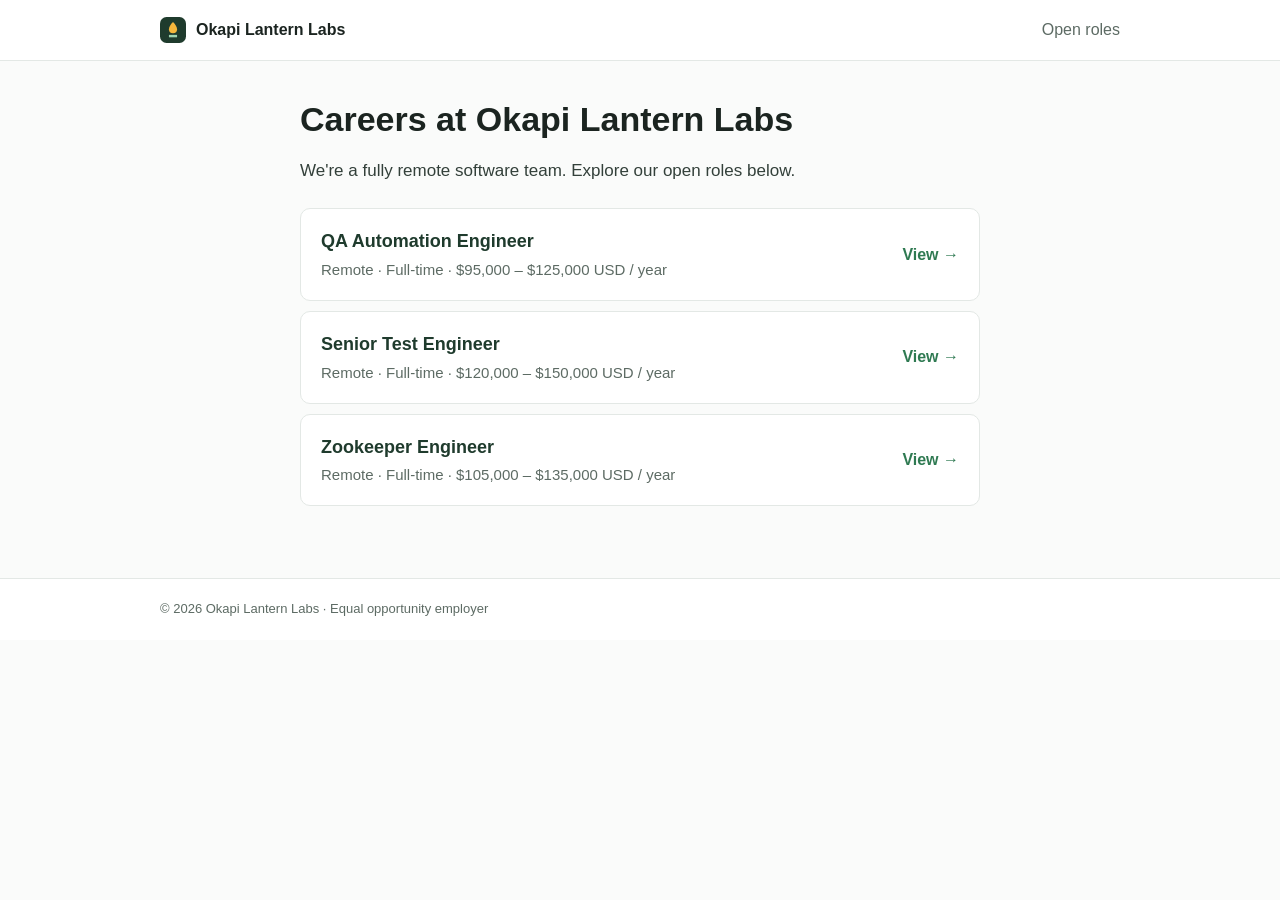
<file: index.html>
<!doctype html><html lang="en"><head><meta charset="utf-8"><meta name="viewport" content="width=device-width,initial-scale=1"><title>Careers | Okapi Lantern Labs</title><meta name="robots" content="noindex"><link rel="stylesheet" href="./assets/style.css?v=4"></head><body><header class="site-header"><div class="wrap"><a class="brand" href="./"><svg viewBox="0 0 32 32" width="26" height="26" aria-hidden="true"><rect width="32" height="32" rx="8" fill="#1f3b2d"/><path d="M16 6c-3 3-5 6-5 9a5 5 0 0010 0c0-3-2-6-5-9z" fill="#f6b73c"/><path d="M11 22h10v3H11z" fill="#9fd3b0"/></svg><span>Okapi Lantern Labs</span></a><a class="navlink" href="./">Open roles</a></div></header>
<main class="wrap narrow">
  <h1>Careers at Okapi Lantern Labs</h1>
  <p class="lead">We're a fully remote software team. Explore our open roles below.</p>
  <ul class="job-list"><li><a class="job-row" href="jobs/qa-automation-engineer/"><div><h3>QA Automation Engineer</h3><p class="muted">Remote · Full-time · $95,000 – $125,000 USD / year</p></div><span class="arrow">View →</span></a></li><li><a class="job-row" href="jobs/senior-test-engineer/"><div><h3>Senior Test Engineer</h3><p class="muted">Remote · Full-time · $120,000 – $150,000 USD / year</p></div><span class="arrow">View →</span></a></li><li><a class="job-row" href="jobs/zookeeper-engineer/"><div><h3>Zookeeper Engineer</h3><p class="muted">Remote · Full-time · $105,000 – $135,000 USD / year</p></div><span class="arrow">View →</span></a></li></ul>
</main><footer class="site-footer"><div class="wrap">© 2026 Okapi Lantern Labs · Equal opportunity employer</div></footer></body></html>
</file>
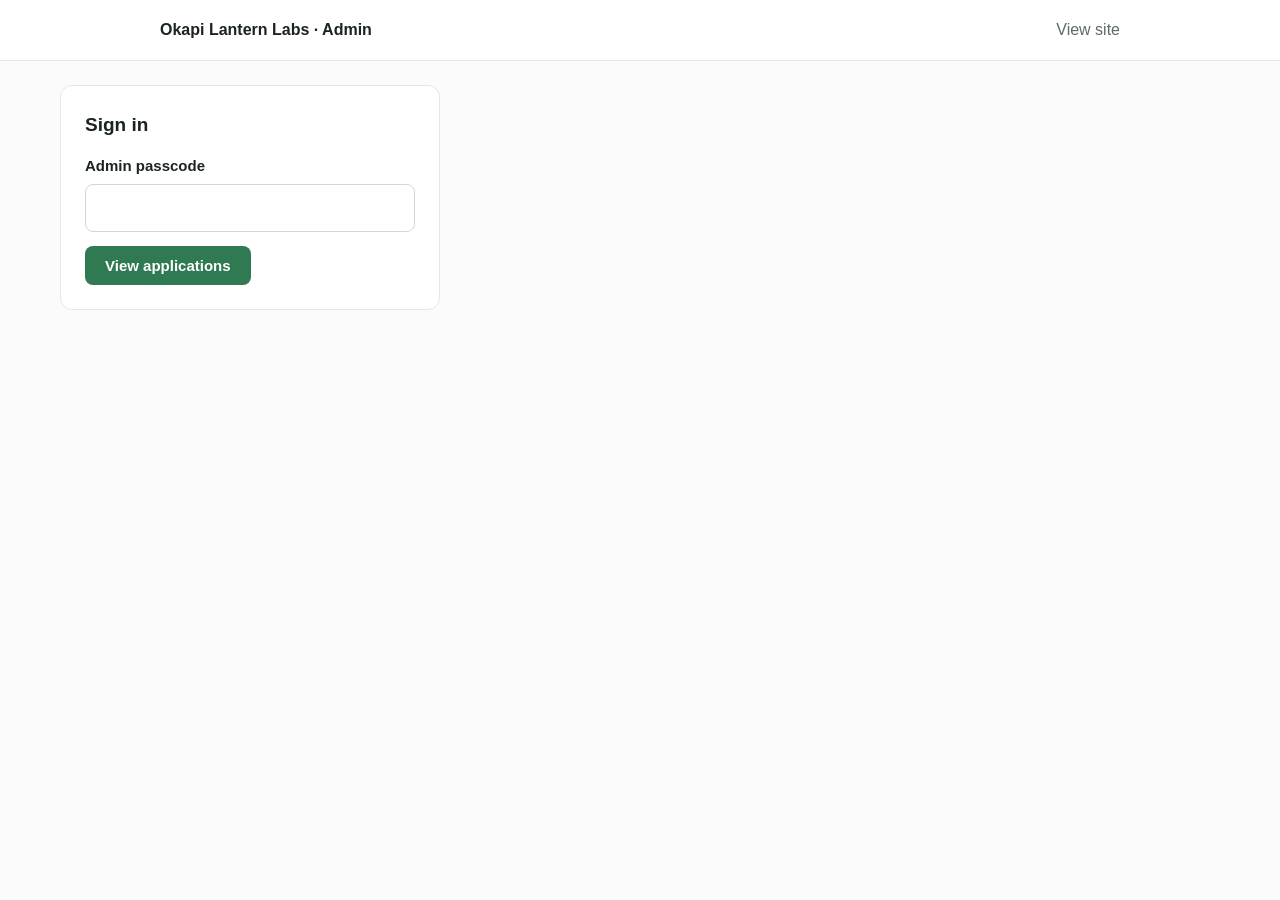
<file: admin.html>
<!doctype html><html lang="en"><head><meta charset="utf-8"><meta name="viewport" content="width=device-width,initial-scale=1"><title>Applications | Admin</title><meta name="robots" content="noindex,nofollow"><link rel="stylesheet" href="assets/style.css?v=3"></head><body>
<header class="site-header"><div class="wrap"><span class="brand">Okapi Lantern Labs · Admin</span><a class="navlink" href="./">View site</a></div></header>
<main class="wrap admin">
  <section id="login" class="card login">
    <h2 style="margin-top:0">Sign in</h2>
    <form id="login-form"><label class="field"><span class="lbl">Admin passcode</span><input id="pass" type="password" autocomplete="current-password" required></label>
    <p class="error" id="login-error" hidden></p><button class="btn" id="login-btn">View applications</button></form>
  </section>
  <section id="dash" hidden>
    <h1>Applications <span id="count" class="muted"></span></h1>
    <div class="toolbar">
      <select id="filter"><option value="">All jobs</option><option value="qa-automation-engineer">QA Automation Engineer</option><option value="senior-test-engineer">Senior Test Engineer</option><option value="zookeeper-engineer">Zookeeper Engineer</option><option value="ic">Listings A and B</option><option value="ic-qa-automation-engineer">Listing A: QA Automation Engineer</option><option value="ic-sdet">Listing B: SDET</option></select>
      <button class="btn ghost" id="refresh">Refresh</button><button class="btn" id="csv">Export CSV</button>
      <span class="muted">Resume links expire after 15 minutes. Click Refresh for new ones.</span>
    </div>
    <div class="tablewrap"><table><thead><tr><th>Date</th><th>Job</th><th>Name</th><th>Email</th><th>Years of experience</th><th>Authorized remote</th><th>Resume</th><th>App ID</th></tr></thead><tbody id="rows"></tbody></table></div>
  </section>
</main>
<div id="viewer" class="modal" hidden role="dialog" aria-modal="true"><div class="modal-box"><div class="modal-head"><strong id="v-title"></strong><span><a id="v-dl" class="btn ghost" href="#">Download</a> <button class="btn" id="v-close">Close</button></span></div><div class="modal-body" id="v-body"></div></div></div>
<script>
const FN = 'https://wayiiqdzqwquivrwtksv.supabase.co/functions/v1/va-assessment-admin';
const JOBS = {'qa-automation-engineer':'QA Automation Engineer','senior-test-engineer':'Senior Test Engineer','zookeeper-engineer':'Zookeeper Engineer','ic-qa-automation-engineer':'Listing A: QA Automation Engineer','ic-sdet':'Listing B: SDET'};
const isIC = s => String(s||'').startsWith('ic-');
let pass = '', data = [];
const $ = id => document.getElementById(id);
const esc = s => String(s ?? '').replace(/[&<>"]/g, c => ({'&':'&amp;','<':'&lt;','>':'&gt;','"':'&quot;'}[c]));
const fmt = d => new Date(d).toLocaleString('en-US', {timeZone:'America/New_York', dateStyle:'medium', timeStyle:'short'}) + ' ET';
async function load(){
  const r = await fetch(FN, {method:'POST', headers:{'Content-Type':'application/json'}, body: JSON.stringify({passcode: pass})});
  if (r.status === 401) throw new Error('Wrong passcode.');
  if (!r.ok) throw new Error('Could not load applications. Try again.');
  data = (await r.json()).applications; render();
}
function rows(){ const f = $('filter').value; return data.filter(a => !f || (f === 'ic' ? isIC(a.job_slug) : a.job_slug === f)); }
function render(){
  const list = rows(); $('count').textContent = '(' + list.length + ')';
  $('rows').innerHTML = list.length ? list.map((a,i) => `<tr${isIC(a.job_slug)?' class="ic"':''}><td>${fmt(a.created_at)}</td><td>${isIC(a.job_slug)?'<span class="tag">Listing</span><br>':''}${esc(JOBS[a.job_slug]||a.job_slug)}</td><td>${esc(a.full_name)}</td><td><a href="mailto:${esc(a.email)}">${esc(a.email)}</a></td><td>${esc(a.answers?.years_experience)}</td><td>${esc(a.answers?.remote_authorized)}</td><td>${a.resume_url?`<button class="linkbtn" data-view="${data.indexOf(a)}">View</button> · <a href="${esc(a.resume_url)}">Download</a>`:'Missing'}</td><td><code>${esc(a.application_ref)}</code></td></tr>`).join('') : '<tr><td colspan="8" class="muted">No applications yet.</td></tr>';
}
$('login-form').onsubmit = async e => { e.preventDefault(); pass = $('pass').value.trim(); $('login-error').hidden = true; $('login-btn').disabled = true;
  try { await load(); $('login').hidden = true; $('dash').hidden = false; } catch (x) { $('login-error').textContent = x.message; $('login-error').hidden = false; } finally { $('login-btn').disabled = false; } };
let vUrl = '';
function closeViewer(){ $('viewer').hidden = true; $('v-body').innerHTML = ''; if (vUrl) { URL.revokeObjectURL(vUrl); vUrl = ''; } }
async function view(a){
  $('v-title').textContent = a.full_name + ' · ' + (JOBS[a.job_slug]||a.job_slug) + ' · ' + (a.resume_filename||'');
  $('v-dl').href = a.resume_url; $('v-body').innerHTML = '<p class="muted">Loading resume…</p>'; $('viewer').hidden = false;
  try {
    const r = await fetch(a.resume_url); if (!r.ok) throw new Error('expired');
    const isPdf = /\.pdf$/i.test(a.resume_filename||'') || /pdf/.test(r.headers.get('content-type')||'');
    if (!isPdf) { $('v-body').innerHTML = '<p class="muted" style="padding:20px">This file is a Word document. Browsers cannot show it inline, so use Download.</p>'; return; }
    vUrl = URL.createObjectURL(new Blob([await r.arrayBuffer()], {type:'application/pdf'}));
    $('v-body').innerHTML = `<iframe title="Resume" src="${vUrl}#view=FitH"></iframe>`;
  } catch (x) { $('v-body').innerHTML = '<p class="muted" style="padding:20px">Could not load the resume. The link may have expired. Close this, click Refresh, and try again.</p>'; }
}
$('rows').onclick = e => { const b = e.target.closest('[data-view]'); if (b) view(data[+b.dataset.view]); };
$('v-close').onclick = closeViewer;
$('viewer').onclick = e => { if (e.target.id === 'viewer') closeViewer(); };
document.addEventListener('keydown', e => { if (e.key === 'Escape' && !$('viewer').hidden) closeViewer(); });
$('refresh').onclick = () => load().catch(x => alert(x.message));
$('filter').onchange = render;
$('csv').onclick = () => {
  const cell = v => '"' + String(v ?? '').replace(/"/g,'""') + '"';
  const head = ['Date (ET)','Job','Name','Email','Years of experience','Authorized remote','Application ID','Resume file','Resume link (expires in 15 min)'];
  const lines = rows().map(a => [fmt(a.created_at), JOBS[a.job_slug]||a.job_slug, a.full_name, a.email, a.answers?.years_experience, a.answers?.remote_authorized, a.application_ref, a.resume_filename, a.resume_url].map(cell).join(','));
  const blob = new Blob([[head.map(cell).join(','), ...lines].join('\r\n')], {type:'text/csv'});
  const u = URL.createObjectURL(blob); const l = document.createElement('a'); l.href = u; l.download = 'applications-' + new Date().toLocaleDateString('en-CA',{timeZone:'America/New_York'}) + '.csv'; l.click(); URL.revokeObjectURL(u);
};
</script></body></html>
</file>
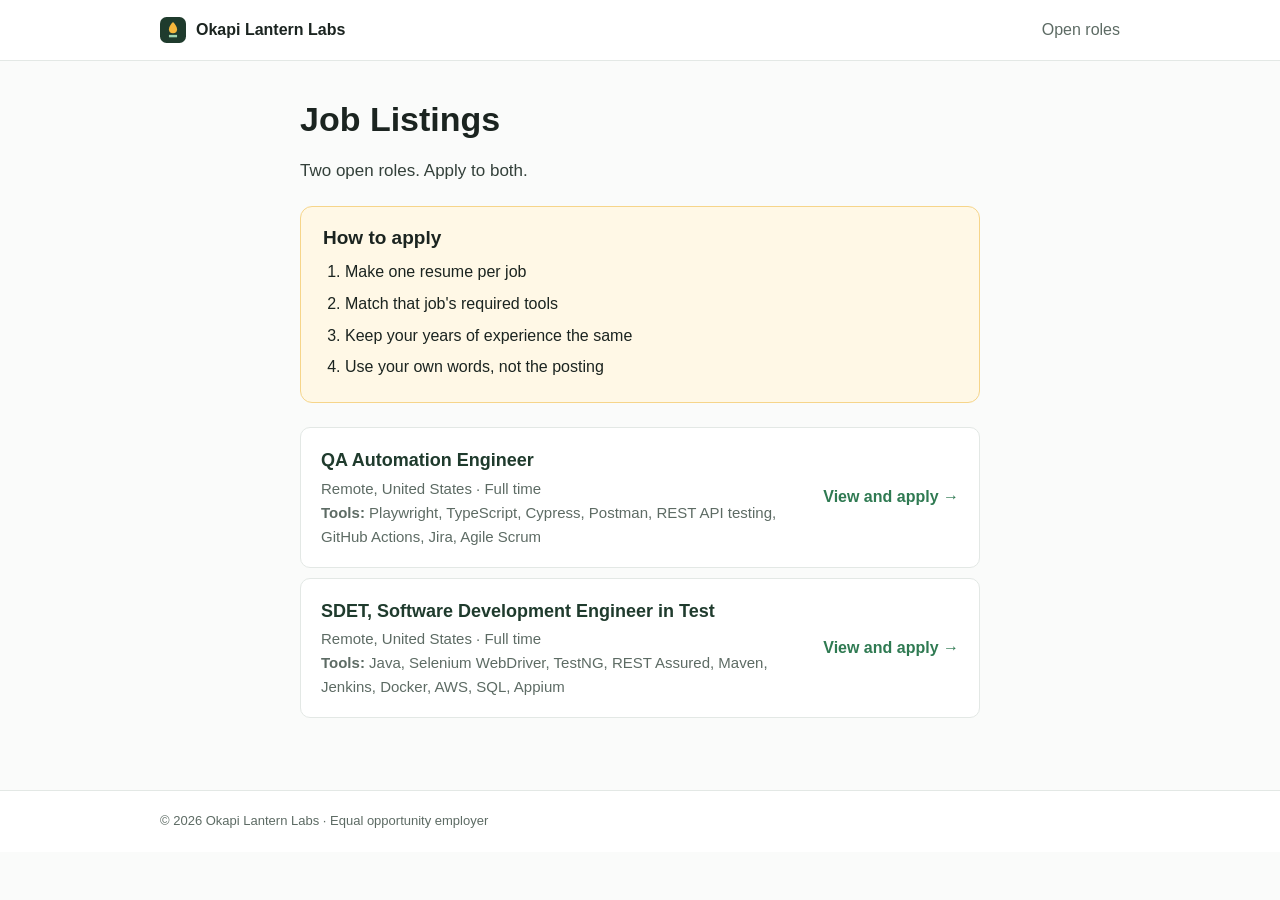
<file: interview.html>
<!doctype html><html><head><meta charset="utf-8"><meta name="robots" content="noindex"><meta http-equiv="refresh" content="0; url=listings.html"><link rel="canonical" href="listings.html"><script>location.replace("listings.html")</script></head><body><a href="listings.html">Job Listings</a></body></html>
</file>
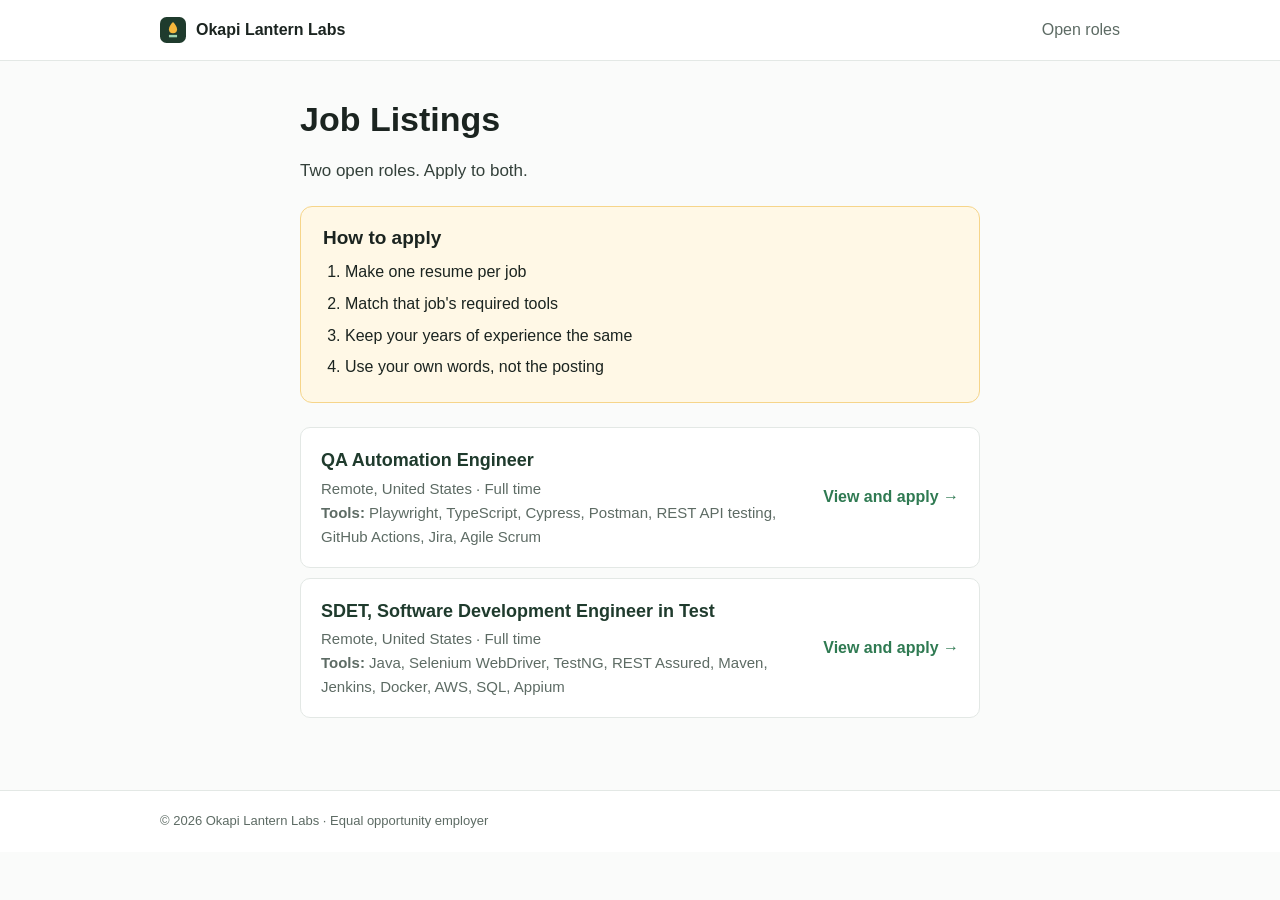
<file: listings.html>
<!doctype html><html lang="en"><head><meta charset="utf-8"><meta name="viewport" content="width=device-width,initial-scale=1"><title>Job Listings | Okapi Lantern Labs</title><meta name="robots" content="noindex"><link rel="stylesheet" href="./assets/style.css?v=4"></head><body><header class="site-header"><div class="wrap"><a class="brand" href="./"><svg viewBox="0 0 32 32" width="26" height="26" aria-hidden="true"><rect width="32" height="32" rx="8" fill="#1f3b2d"/><path d="M16 6c-3 3-5 6-5 9a5 5 0 0010 0c0-3-2-6-5-9z" fill="#f6b73c"/><path d="M11 22h10v3H11z" fill="#9fd3b0"/></svg><span>Okapi Lantern Labs</span></a><a class="navlink" href="./">Open roles</a></div></header>
<main class="wrap narrow">
  <h1>Job Listings</h1>
  <p class="lead">Two open roles. Apply to both.</p>
  <aside class="instr"><h2>How to apply</h2><ol class="steps"><li>Make one resume per job</li><li>Match that job's required tools</li><li>Keep your years of experience the same</li><li>Use your own words, not the posting</li></ol></aside>
  <ul class="job-list"><li><a class="job-row" href="jobs/ic-qa-automation-engineer/"><div><h3>QA Automation Engineer</h3><p class="muted">Remote, United States · Full time</p><p class="muted"><strong>Tools:</strong> Playwright, TypeScript, Cypress, Postman, REST API testing, GitHub Actions, Jira, Agile Scrum</p></div><span class="arrow">View and apply →</span></a></li><li><a class="job-row" href="jobs/ic-sdet/"><div><h3>SDET, Software Development Engineer in Test</h3><p class="muted">Remote, United States · Full time</p><p class="muted"><strong>Tools:</strong> Java, Selenium WebDriver, TestNG, REST Assured, Maven, Jenkins, Docker, AWS, SQL, Appium</p></div><span class="arrow">View and apply →</span></a></li></ul>
</main><footer class="site-footer"><div class="wrap">© 2026 Okapi Lantern Labs · Equal opportunity employer</div></footer></body></html>
</file>
<file: assets/style.css>
:root{--ink:#1b2420;--muted:#5d6b64;--line:#e3e8e5;--bg:#fafbfa;--brand:#1f3b2d;--accent:#2f7a52;--err:#b42318}
*{box-sizing:border-box}
body{margin:0;font:16px/1.6 -apple-system,BlinkMacSystemFont,"Segoe UI",Inter,Roboto,Helvetica,Arial,sans-serif;color:var(--ink);background:var(--bg)}
a{color:var(--accent)}.wrap{max-width:1000px;margin:0 auto;padding:0 20px}.narrow{max-width:720px;padding-top:28px;padding-bottom:48px}
.site-header{background:#fff;border-bottom:1px solid var(--line)}.site-header .wrap{display:flex;align-items:center;justify-content:space-between;height:60px}
.brand{display:flex;align-items:center;gap:10px;font-weight:700;color:var(--ink);text-decoration:none}.navlink{color:var(--muted);text-decoration:none;font-weight:500}
h1{font-size:clamp(26px,4vw,34px);margin:10px 0 6px;line-height:1.2}h2{font-size:19px;margin:28px 0 8px}h3{margin:0 0 2px;font-size:18px;color:var(--brand)}
.lead{font-size:17px;color:#33403a}.muted{color:var(--muted);margin:0;font-size:15px}.back{text-decoration:none;font-size:15px}
.meta{color:var(--muted);font-size:15px;margin:0}
ul{padding-left:20px}li{margin:4px 0}
.chips{display:flex;flex-wrap:wrap;gap:8px;margin-top:14px}.chip{background:#eaf3ee;color:var(--brand);border-radius:20px;padding:3px 12px;font-size:13px;font-weight:500}
.job-list{list-style:none;padding:0;margin:24px 0}
.job-row{display:flex;justify-content:space-between;align-items:center;gap:16px;background:#fff;border:1px solid var(--line);border-radius:10px;padding:18px 20px;margin-bottom:10px;text-decoration:none;color:inherit}
.job-row:hover{border-color:var(--accent)}.arrow{color:var(--accent);font-weight:600;white-space:nowrap}
.card{background:#fff;border:1px solid var(--line);border-radius:12px;padding:24px}.apply{margin-top:32px}.apply h2{margin-top:0}
.field{display:block;margin:14px 0;border:0;padding:0}.lbl{display:block;font-weight:600;font-size:15px;margin-bottom:6px}.req{color:var(--err)}
input:not([type]),input[type=email],input[type=password],select{width:100%;padding:10px 12px;border:1px solid #cfd8d3;border-radius:8px;font:inherit;background:#fff}
input:focus,select:focus{outline:2px solid #9fd3b0;border-color:var(--accent)}
.invalid input,.invalid select,.drop.invalid,.invalid .drop{border-color:var(--err)!important;background:#fff8f7}
.radios{display:flex;gap:24px}.radio{font-weight:400}
.drop{display:flex;align-items:center;justify-content:center;text-align:center;border:2px dashed #cfd8d3;border-radius:10px;padding:22px;cursor:pointer;position:relative}
.drop input{position:absolute;inset:0;opacity:0;cursor:pointer}.drop.over,.drop.has-file{border-color:var(--accent);background:#eef7f1}.drop.has-file{border-style:solid}
.btn{display:inline-block;background:var(--accent);color:#fff;border:0;border-radius:8px;padding:11px 20px;font-weight:600;font-size:15px;text-decoration:none;cursor:pointer}
.btn:hover{background:#245f40}.btn:disabled{opacity:.6}.btn.ghost{background:transparent;color:var(--accent);border:1px solid var(--accent)}
.error{color:var(--err);background:#fef3f2;border:1px solid #fecdca;padding:10px 14px;border-radius:8px}
.confirm{text-align:center}.confirm:focus{outline:none}.tick{width:56px;height:56px;border-radius:50%;background:#eaf3ee;color:var(--accent);font-size:30px;line-height:56px;margin:0 auto 8px}
.appid code{background:#f0f3f1;padding:3px 10px;border-radius:6px;font-weight:700}
.site-footer{border-top:1px solid var(--line);background:#fff;padding:20px 0;font-size:13px;color:var(--muted)}
/* admin */
.admin{max-width:1200px;padding-top:24px;padding-bottom:48px}.toolbar{display:flex;flex-wrap:wrap;gap:10px;align-items:center;margin:14px 0}
.toolbar select{width:auto}table{width:100%;border-collapse:collapse;background:#fff;border:1px solid var(--line);border-radius:10px;overflow:hidden;font-size:14px}
th,td{text-align:left;padding:10px 12px;border-bottom:1px solid var(--line);vertical-align:top}th{background:#f3f6f4;font-weight:600}
.tablewrap{overflow-x:auto}.login{max-width:380px}

.instr{background:#fff8e6;border:1px solid #f6d58a;border-radius:12px;padding:16px 22px;margin:22px 0}.instr h2{margin:0 0 6px}.steps{padding-left:22px;margin:6px 0}.steps li{margin:6px 0}
.tag{display:inline-block;background:#1f3b2d;color:#fff;border-radius:6px;padding:1px 10px;font-size:12px;font-weight:600;margin:0 0 4px;letter-spacing:.3px}
.preview{margin-top:12px;border:1px solid var(--line);border-radius:10px;overflow:hidden;background:#f3f6f4}.preview iframe{width:100%;height:640px;border:0;display:block}.preview p{margin:10px 14px;font-size:14px}
.modal{position:fixed;inset:0;background:rgba(0,0,0,.55);display:flex;align-items:center;justify-content:center;z-index:50;padding:20px}.modal[hidden]{display:none}
.modal-box{background:#fff;border-radius:12px;width:min(1000px,100%);height:min(92vh,1100px);display:flex;flex-direction:column;overflow:hidden}
.modal-head{display:flex;gap:10px;align-items:center;justify-content:space-between;padding:10px 16px;border-bottom:1px solid var(--line)}.modal-head strong{font-size:15px}
.modal-body{flex:1;background:#eef1ef;display:flex;align-items:center;justify-content:center}.modal-body iframe{width:100%;height:100%;border:0}
.linkbtn{background:none;border:0;color:var(--accent);text-decoration:underline;cursor:pointer;font:inherit;padding:0}
tr.ic td:nth-child(2){font-weight:600}
</file>
